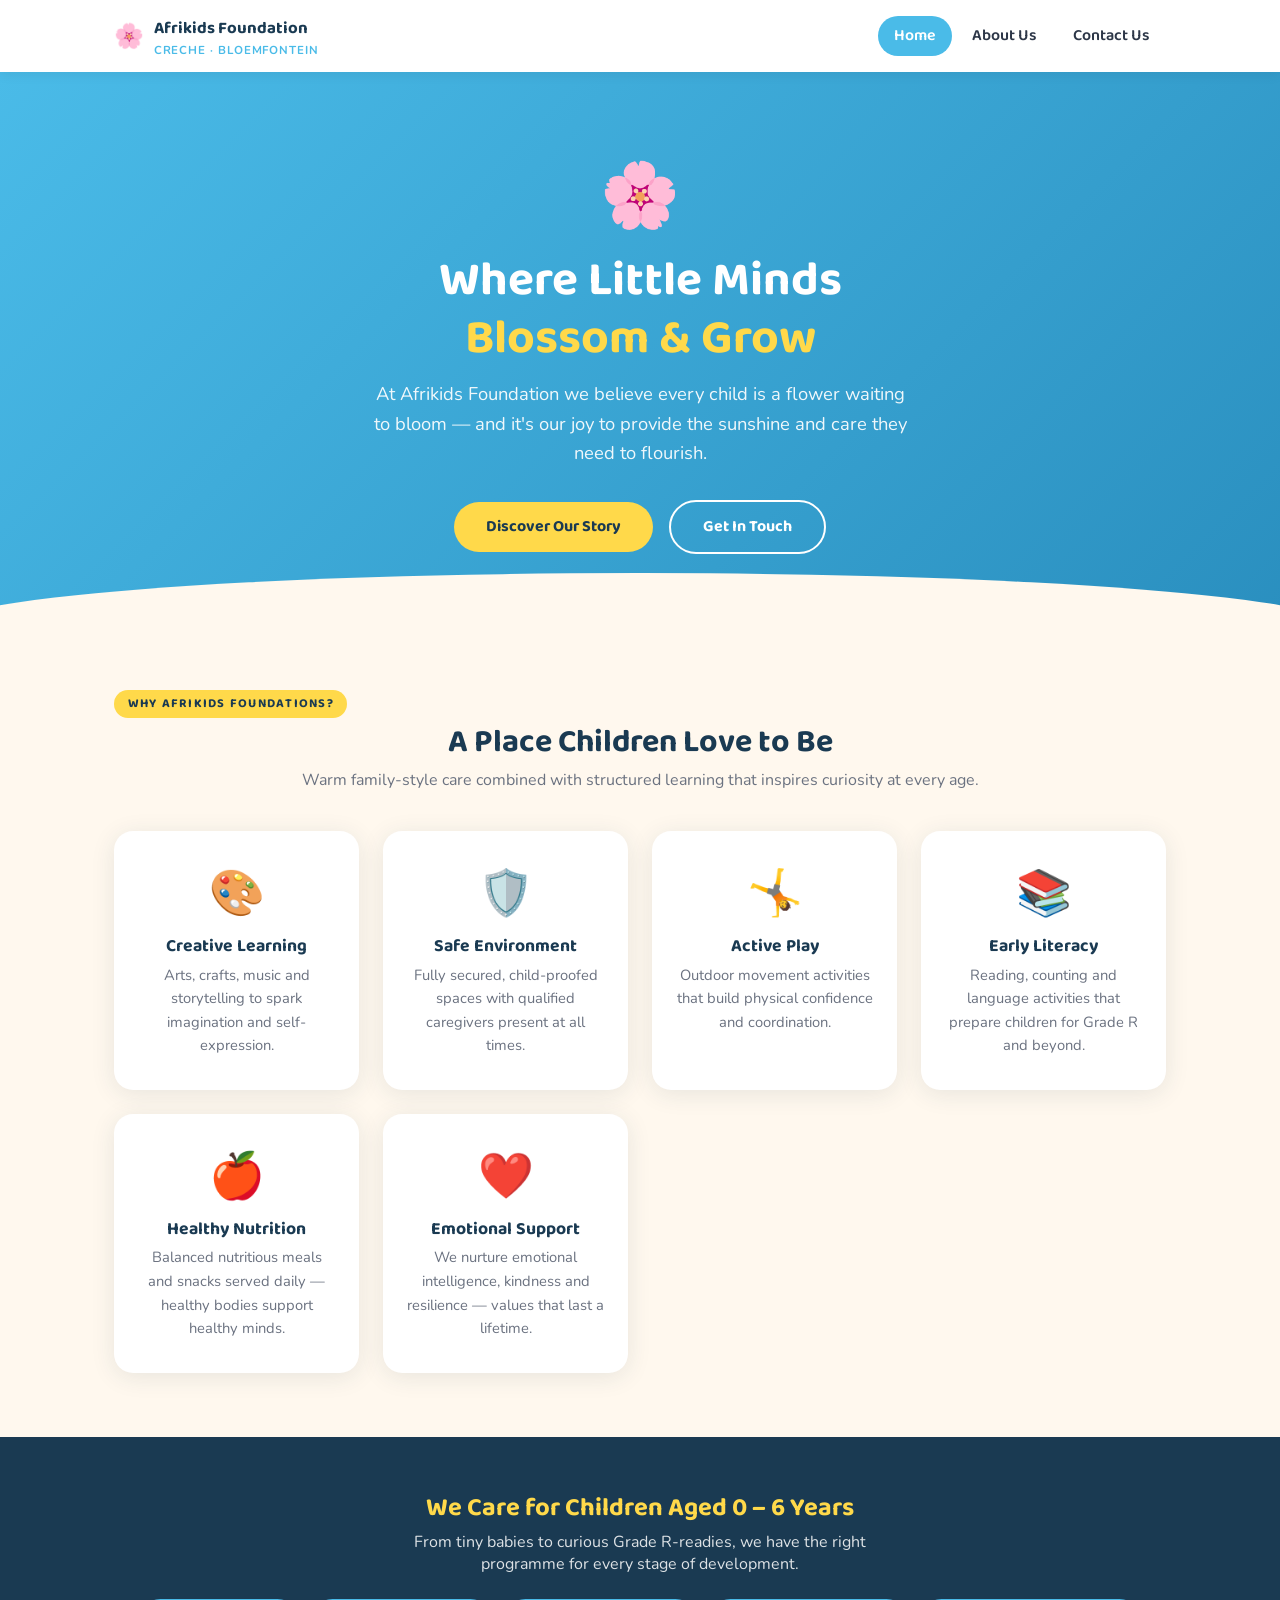
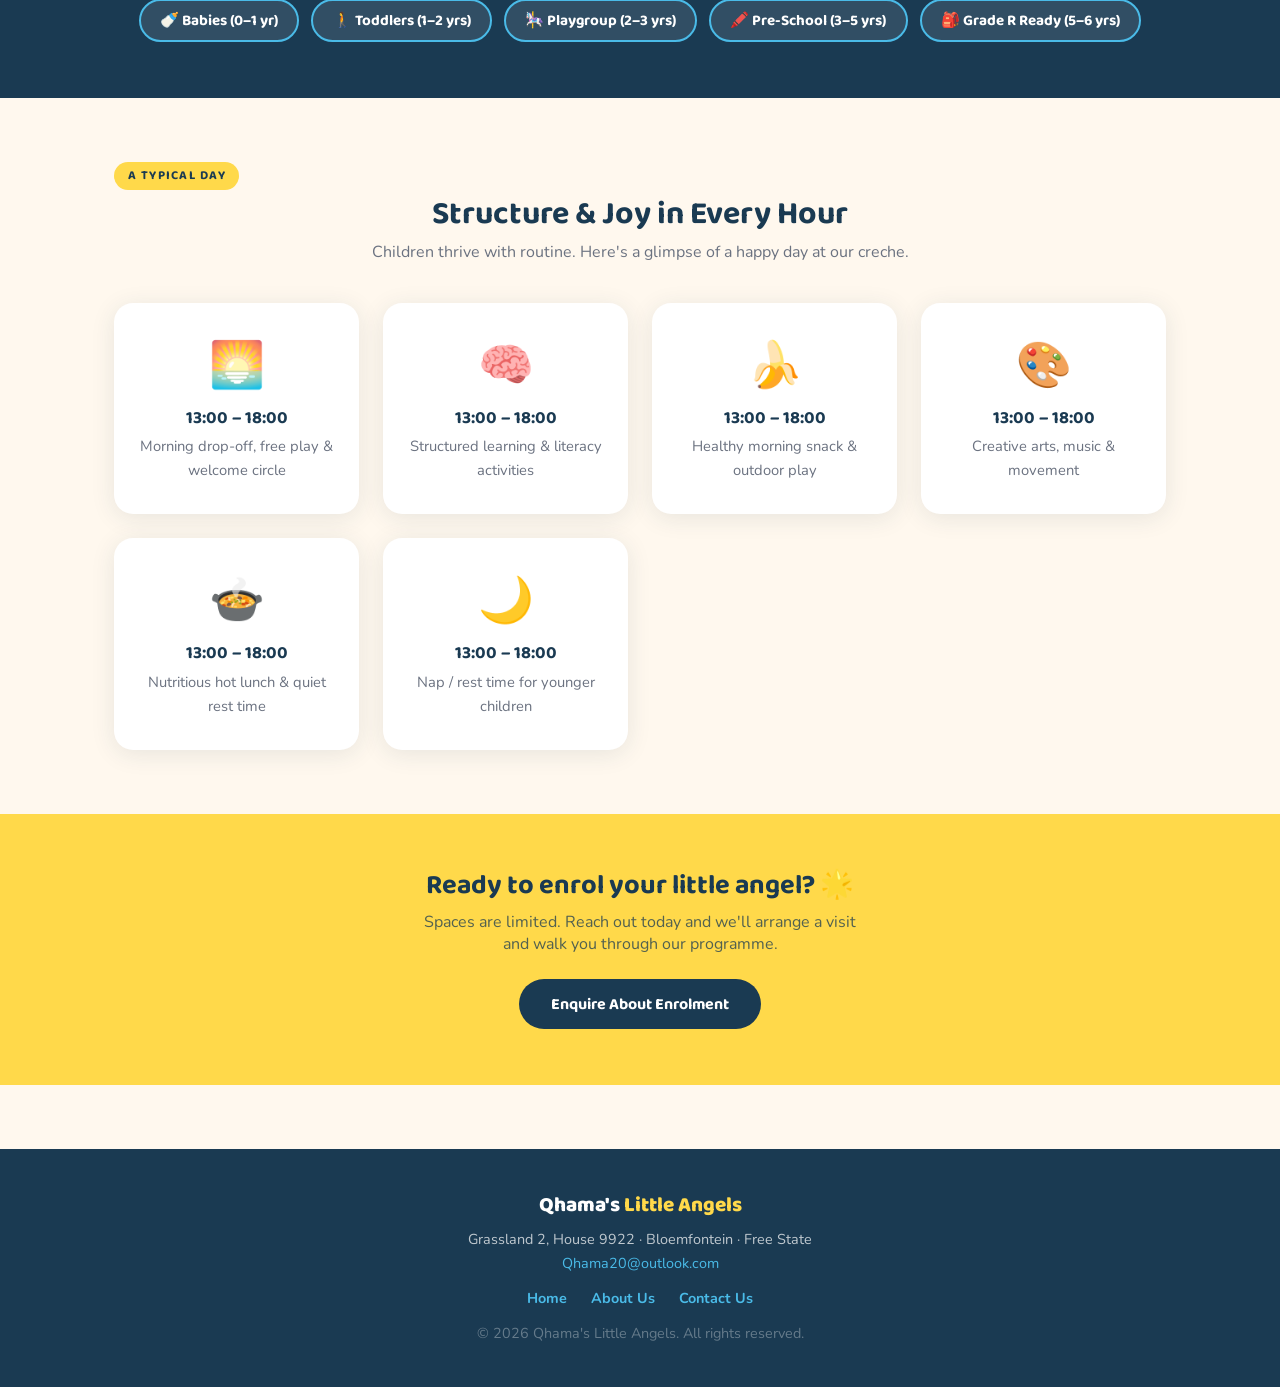
<file: index.html>
<!DOCTYPE html>
<html lang="en">
<head>
  <meta charset="UTF-8">
  <meta name="viewport" content="width=device-width, initial-scale=1.0">
  <title>Afrikids Foundation– Home</title>
  <link rel="stylesheet" href="style.css">
</head>
<body>

  <nav class="site-nav">
    <div class="nav-inner">
      <a class="nav-logo" href="index.html">
        <span>🌸</span>
        <div>
          <strong>Afrikids Foundation</strong>
          <small>Creche · Bloemfontein</small>
        </div>
      </a>
      <button class="hamburger" id="hamburger" aria-label="Open menu">
        <span></span><span></span><span></span>
      </button>
       <ul class="nav-links" id="navLinks">
  
      <li><a href="index.html" class="active">Home</a></li>
      <li><a href="about.html">About Us</a></li>
        <li><a href="contact.html">Contact Us</a></li>
      </ul>
    </div>
  </nav>

  <section class="hero">
    <span class="hero-emoji">🌸</span>
    <h1>Where Little Minds<br><span>Blossom & Grow</span></h1>
    <p>At Afrikids Foundation we believe every child is a flower waiting to bloom — and it's our joy to provide the sunshine and care they need to flourish.</p>
    <a href="about.html" class="btn btn-primary">Discover Our Story</a>
    <a href="contact.html" class="btn btn-outline">Get In Touch</a>
  </section>

  <section class="section">
    <span class="pill">Why Afrikids Foundations?</span>
    <h2 class="section-title">A Place Children Love to Be</h2>
    <p class="section-sub">Warm family-style care combined with structured learning that inspires curiosity at every age.</p>
    <div class="card-grid">
      <div class="card"><span class="card-icon">🎨</span><h3>Creative Learning</h3><p>Arts, crafts, music and storytelling to spark imagination and self-expression.</p></div>
      <div class="card"><span class="card-icon">🛡️</span><h3>Safe Environment</h3><p>Fully secured, child-proofed spaces with qualified caregivers present at all times.</p></div>
      <div class="card"><span class="card-icon">🤸</span><h3>Active Play</h3><p>Outdoor movement activities that build physical confidence and coordination.</p></div>
      <div class="card"><span class="card-icon">📚</span><h3>Early Literacy</h3><p>Reading, counting and language activities that prepare children for Grade R and beyond.</p></div>
      <div class="card"><span class="card-icon">🍎</span><h3>Healthy Nutrition</h3><p>Balanced nutritious meals and snacks served daily — healthy bodies support healthy minds.</p></div>
      <div class="card"><span class="card-icon">❤️</span><h3>Emotional Support</h3><p>We nurture emotional intelligence, kindness and resilience — values that last a lifetime.</p></div>
    </div>
  </section>

  <div class="age-banner">
    <h2>We Care for Children Aged 0 – 6 Years</h2>
    <p>From tiny babies to curious Grade R-readies, we have the right programme for every stage of development.</p>
    <div class="age-tags">
      <span class="age-tag">🍼 Babies (0–1 yr)</span>
      <span class="age-tag">🚶 Toddlers (1–2 yrs)</span>
      <span class="age-tag">🎠 Playgroup (2–3 yrs)</span>
      <span class="age-tag">🖍️ Pre-School (3–5 yrs)</span>
      <span class="age-tag">🎒 Grade R Ready (5–6 yrs)</span>
    </div>
  </div>

  <section class="section">
    <span class="pill">A Typical Day</span>
    <h2 class="section-title">Structure & Joy in Every Hour</h2>
    <p class="section-sub">Children thrive with routine. Here's a glimpse of a happy day at our creche.</p>
    <div class="card-grid">
      <div class="card"><span class="card-icon">🌅</span><h3>13:00 – 18:00</h3><p>Morning drop-off, free play & welcome circle</p></div>
      <div class="card"><span class="card-icon">🧠</span><h3>13:00 – 18:00</h3><p>Structured learning & literacy activities</p></div>
      <div class="card"><span class="card-icon">🍌</span><h3>13:00 – 18:00</h3><p>Healthy morning snack & outdoor play</p></div>
      <div class="card"><span class="card-icon">🎨</span><h3>13:00 – 18:00</h3><p>Creative arts, music & movement</p></div>
      <div class="card"><span class="card-icon">🍲</span><h3>13:00 – 18:00</h3><p>Nutritious hot lunch & quiet rest time</p></div>
      <div class="card"><span class="card-icon">🌙</span><h3>13:00 – 18:00</h3><p>Nap / rest time for younger children</p></div>
    </div>
  </section>

  <section class="cta-strip">
    <h2>Ready to enrol your little angel? 🌟</h2>
    <p>Spaces are limited. Reach out today and we'll arrange a visit and walk you through our programme.</p>
    <a href="contact.html" class="btn btn-dark">Enquire About Enrolment</a>
  </section>

  <footer class="site-footer">
    <div class="footer-logo">Qhama's <span>Little Angels</span></div>
    <p>Grassland 2, House 9922 · Bloemfontein · Free State</p>
    <p><a href="mailto:Qhama20@outlook.com">Qhama20@outlook.com</a></p>
    <ul class="footer-links">
      <li><a href="index.html">Home</a></li>
      <li><a href="about.html">About Us</a></li>
      <li><a href="contact.html">Contact Us</a></li>
    </ul>
    <p class="footer-copy">© <span class="year"></span> Qhama's Little Angels. All rights reserved.</p>
  </footer>

  <script src="main.js"></script>
</body>
</html>
</file>
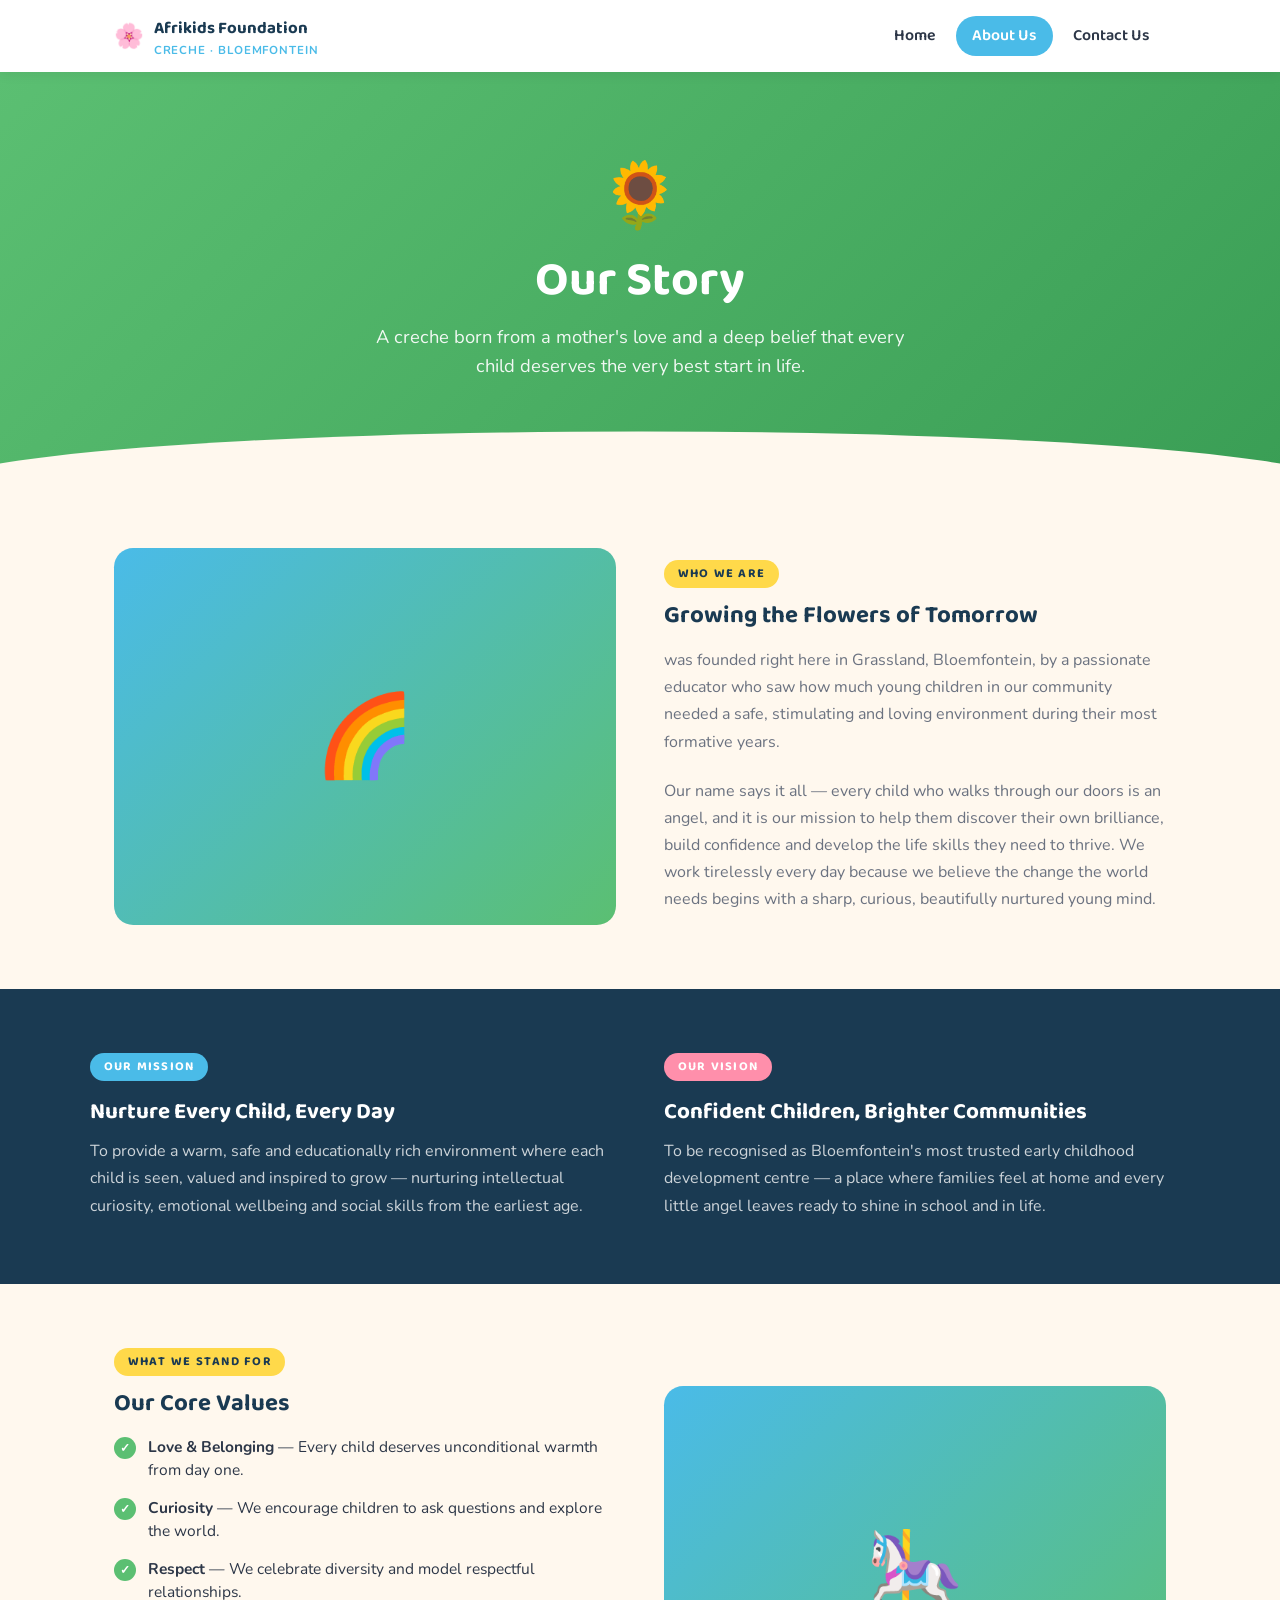
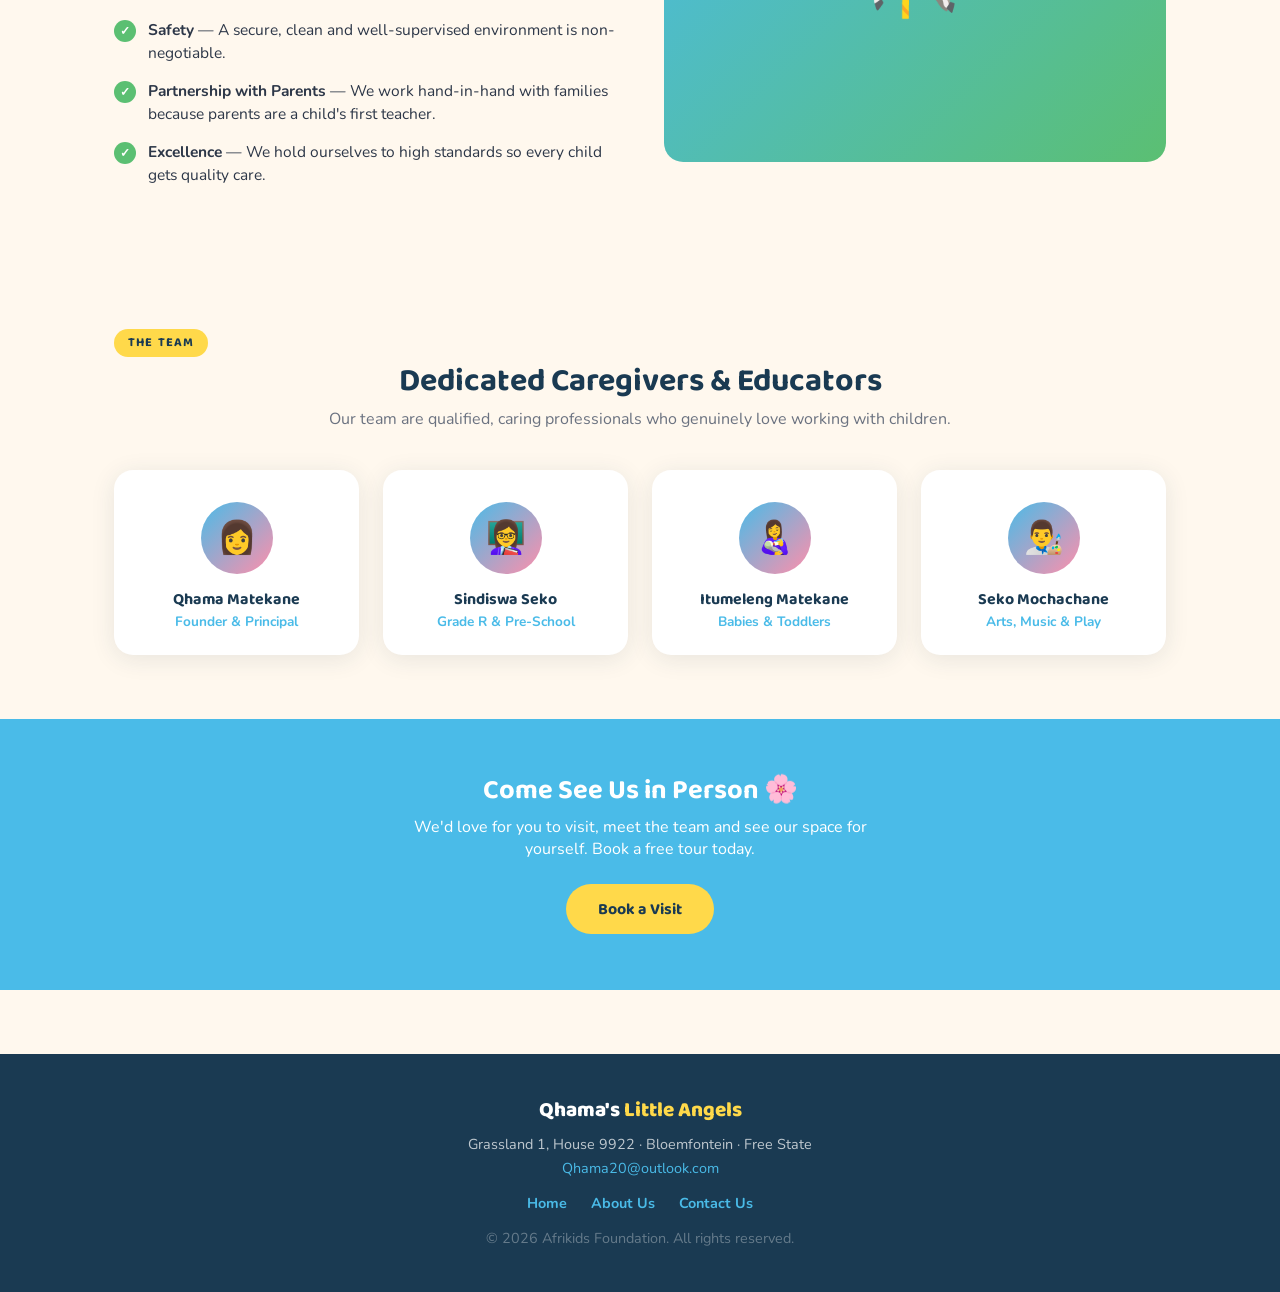
<file: about.html>
<!DOCTYPE html>
<html lang="en">
<head>
  <meta charset="UTF-8">
  <meta name="viewport" content="width=device-width, initial-scale=1.0">
  <title>About Us – Afrikids Foundation</title>
  <link rel="stylesheet" href="style.css">
</head>
<body>

  <nav class="site-nav">
    <div class="nav-inner">
      <a class="nav-logo" href="index.html">
        <span>🌸</span>
        <div>
          <strong>Afrikids Foundation</strong>
          <small>Creche · Bloemfontein</small>
        </div>
      </a>
      <button class="hamburger" id="hamburger" aria-label="Open menu">
        <span></span><span></span><span></span>
      </button>
      <ul class="nav-links" id="navLinks">
        <li><a href="index.html">Home</a></li>
        <li><a href="about.html" class="active">About Us</a></li>
        <li><a href="contact.html">Contact Us</a></li>
      </ul>
    </div>
  </nav>

  <section class="hero hero-green">
    <span class="hero-emoji">🌻</span>
    <h1>Our Story</h1>
    <p>A creche born from a mother's love and a deep belief that every child deserves the very best start in life.</p>
  </section>

  <section class="section">
    <div class="two-col">
      <div class="img-placeholder">🌈</div>
      <div>
        <span class="pill">Who We Are</span>
        <h2>Growing the Flowers of Tomorrow</h2>
        <p>was founded right here in Grassland, Bloemfontein, by a passionate educator who saw how much young children in our community needed a safe, stimulating and loving environment during their most formative years.</p>
        <br>
        <p>Our name says it all — every child who walks through our doors is an angel, and it is our mission to help them discover their own brilliance, build confidence and develop the life skills they need to thrive. We work tirelessly every day because we believe the change the world needs begins with a sharp, curious, beautifully nurtured young mind.</p>
      </div>
    </div>
  </section>

  <div class="mission-band">
    <div class="mission-grid">
      <div>
        <span class="pill pill-blue">Our Mission</span>
        <h2>Nurture Every Child, Every Day</h2>
        <p>To provide a warm, safe and educationally rich environment where each child is seen, valued and inspired to grow — nurturing intellectual curiosity, emotional wellbeing and social skills from the earliest age.</p>
      </div>
      <div>
        <span class="pill pill-pink">Our Vision</span>
        <h2>Confident Children, Brighter Communities</h2>
        <p>To be recognised as Bloemfontein's most trusted early childhood development centre — a place where families feel at home and every little angel leaves ready to shine in school and in life.</p>
      </div>
    </div>
  </div>

  <section class="section">
    <div class="two-col">
      <div>
        <span class="pill">What We Stand For</span>
        <h2>Our Core Values</h2>
        <ul class="value-list">
          <li><span class="check">✓</span><span><strong>Love & Belonging</strong> — Every child deserves unconditional warmth from day one.</span></li>
          <li><span class="check">✓</span><span><strong>Curiosity</strong> — We encourage children to ask questions and explore the world.</span></li>
          <li><span class="check">✓</span><span><strong>Respect</strong> — We celebrate diversity and model respectful relationships.</span></li>
          <li><span class="check">✓</span><span><strong>Safety</strong> — A secure, clean and well-supervised environment is non-negotiable.</span></li>
          <li><span class="check">✓</span><span><strong>Partnership with Parents</strong> — We work hand-in-hand with families because parents are a child's first teacher.</span></li>
          <li><span class="check">✓</span><span><strong>Excellence</strong> — We hold ourselves to high standards so every child gets quality care.</span></li>
        </ul>
      </div>
      <div class="img-placeholder">🎠</div>
    </div>
  </section>

  <section class="section">
    <span class="pill">The Team</span>
    <h2 class="section-title">Dedicated Caregivers & Educators</h2>
    <p class="section-sub">Our team are qualified, caring professionals who genuinely love working with children.</p>
    <div class="team-grid">
      <div class="team-card"><div class="team-avatar">👩</div><h4>Qhama Matekane</h4><p>Founder & Principal</p></div>
      <div class="team-card"><div class="team-avatar">👩‍🏫</div><h4>Sindiswa Seko</h4><p>Grade R & Pre-School</p></div>
      <div class="team-card"><div class="team-avatar">👩‍🍼</div><h4>Itumeleng Matekane</h4><p>Babies & Toddlers</p></div>
      <div class="team-card"><div class="team-avatar">👨‍🎨</div><h4>Seko Mochachane</h4><p>Arts, Music & Play</p></div>
    </div>
  </section>

  <section class="cta-strip cta-blue">
    <h2>Come See Us in Person 🌸</h2>
    <p>We'd love for you to visit, meet the team and see our space for yourself. Book a free tour today.</p>
    <a href="contact.html" class="btn btn-primary">Book a Visit</a>
  </section>

  <footer class="site-footer">
    <div class="footer-logo">Qhama's <span>Little Angels</span></div>
    <p>Grassland 1, House 9922 · Bloemfontein · Free State</p>
    <p><a href="mailto:Qhama20@outlook.com">Qhama20@outlook.com</a></p>
    <ul class="footer-links">
      <li><a href="index.html">Home</a></li>
      <li><a href="about.html">About Us</a></li>
      <li><a href="contact.html">Contact Us</a></li>
    </ul>
    <p class="footer-copy">© <span class="year"></span> Afrikids Foundation. All rights reserved.</p>
  </footer>

  <script src="main.js"></script>
</body>
</html>
</file>
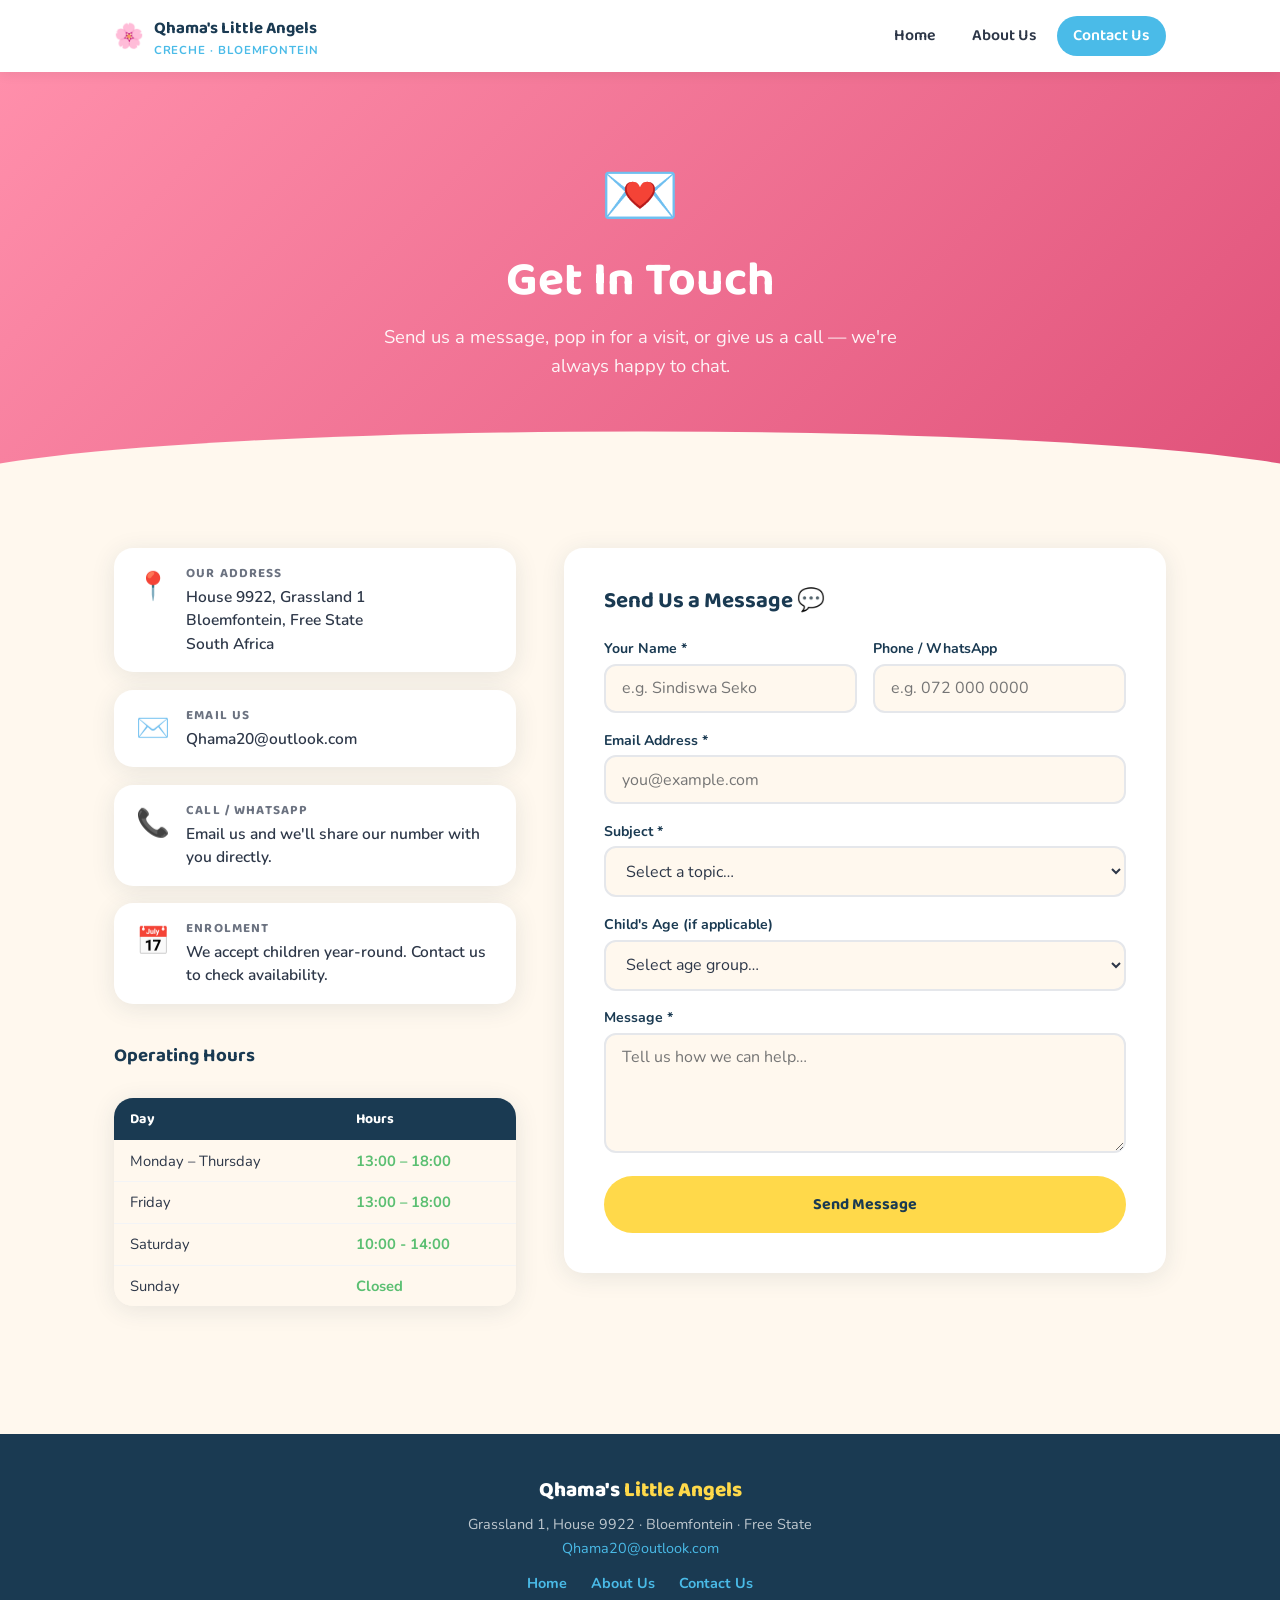
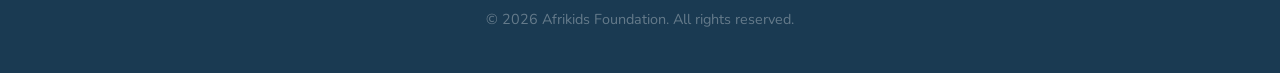
<file: contact.html>
<!DOCTYPE html>
<html lang="en">
<head>
  <meta charset="UTF-8">
  <meta name="viewport" content="width=device-width, initial-scale=1.0">
  <title>Contact Us – Qhama's Little Angels</title>
  <link rel="stylesheet" href="style.css">
</head>
<body>

  <nav class="site-nav">
    <div class="nav-inner">
      <a class="nav-logo" href="index.html">
        <span>🌸</span>
        <div>
          <strong>Qhama's Little Angels</strong>
          <small>Creche · Bloemfontein</small>
        </div>
      </a>
      <button class="hamburger" id="hamburger" aria-label="Open menu">
        <span></span><span></span><span></span>
      </button>
      <ul class="nav-links" id="navLinks">
        <li><a href="index.html">Home</a></li>
        <li><a href="about.html">About Us</a></li>
        <li><a href="contact.html" class="active">Contact Us</a></li>
      </ul>
    </div>
  </nav>

  <section class="hero hero-pink">
    <span class="hero-emoji">💌</span>
    <h1>Get In Touch</h1>
    <p>Send us a message, pop in for a visit, or give us a call — we're always happy to chat.</p>
  </section>

  <section class="section">
    <div class="contact-grid">

      <div class="info-block">
        <div class="info-item">
          <span class="info-icon">📍</span>
          <div>
            <h4>Our Address</h4>
            <p>House 9922, Grassland 1<br>Bloemfontein, Free State<br>South Africa</p>
          </div>
        </div>
        <div class="info-item">
          <span class="info-icon">✉️</span>
          <div>
            <h4>Email Us</h4>
            <a href="mailto:Qhama20@outlook.com">Qhama20@outlook.com</a>
          </div>
        </div>
        <div class="info-item">
          <span class="info-icon">📞</span>
          <div>
            <h4>Call / WhatsApp</h4>
            <p>Email us and we'll share our number with you directly.</p>
          </div>
        </div>
        <div class="info-item">
          <span class="info-icon">📅</span>
          <div>
            <h4>Enrolment</h4>
            <p>We accept children year-round. Contact us to check availability.</p>
          </div>
        </div>

        <h3 style="margin-top:1.5rem;">Operating Hours</h3>
        <table class="hours-table">
          <thead><tr><th>Day</th><th>Hours</th></tr></thead>
          <tbody>
            <tr><td>Monday – Thursday</td><td>13:00 – 18:00</td></tr>
            <tr><td>Friday</td><td>13:00 – 18:00</td></tr>
            <tr><td>Saturday</td><td>10:00 - 14:00</td></tr>
            <tr><td>Sunday</td><td>Closed</td></tr>
          </tbody>
        </table>
      </div>

      <div class="contact-form-box">
        <h3>Send Us a Message 💬</h3>
        <form id="contactForm" novalidate>
          <div class="form-row">
            <div class="form-group">
              <label for="name">Your Name *</label>
              <input type="text" id="name" placeholder="e.g. Sindiswa Seko" required>
            </div>
            <div class="form-group">
              <label for="phone">Phone / WhatsApp</label>
              <input type="tel" id="phone" placeholder="e.g. 072 000 0000">
            </div>
          </div>
          <div class="form-group">
            <label for="email">Email Address *</label>
            <input type="email" id="email" placeholder="you@example.com" required>
          </div>
          <div class="form-group">
            <label for="subject">Subject *</label>
            <select id="subject" required>
              <option value="" disabled selected>Select a topic…</option>
              <option>Enrolment Enquiry</option>
              <option>Book a Visit / Tour</option>
              <option>Fees & Payment Plans</option>
              <option>Programme Information</option>
              <option>Other</option>
            </select>
          </div>
          <div class="form-group">
            <label for="child-age">Child's Age (if applicable)</label>
            <select id="child-age">
              <option value="" disabled selected>Select age group…</option>
              <option>0 – 1 year (Baby)</option>
              <option>1 – 2 years (Toddler)</option>
              <option>2 – 3 years (Playgroup)</option>
              <option>3 – 5 years (Pre-School)</option>
              <option>5 – 6 years (Grade R Ready)</option>
            </select>
          </div>
          <div class="form-group">
            <label for="message">Message *</label>
            <textarea id="message" placeholder="Tell us how we can help…" required></textarea>
          </div>
          <button type="submit" class="btn btn-primary btn-full">Send Message</button>
          <div class="form-success" id="formSuccess"></div>
        </form>
      </div>

    </div>
  </section>

  <footer class="site-footer">
    <div class="footer-logo">Qhama's <span>Little Angels</span></div>
    <p>Grassland 1, House 9922 · Bloemfontein · Free State</p>
    <p><a href="mailto:Qhama20@outlook.com">Qhama20@outlook.com</a></p>
    <ul class="footer-links">
      <li><a href="index.html">Home</a></li>
      <li><a href="about.html">About Us</a></li>
      <li><a href="contact.html">Contact Us</a></li>
    </ul>
    <p class="footer-copy">© <span class="year"></span> Afrikids Foundation. All rights reserved.</p>
  </footer>

  <script src="main.js"></script>
</body>
</html>
</file>
<file: style.css>
@import url('https://fonts.googleapis.com/css2?family=Baloo+2:wght@400;600;700;800&family=Nunito:wght@400;600;700&display=swap');

:root {
  --sky: #4ABBE8;
  --yellow: #FFD94A;
  --cloud: #FFF8EE;
  --green: #5BBF72;
  --pink: #FF8FAB;
  --deep: #1A3A52;
  --text: #2D3748;
  --muted: #6B7280;
  --white: #FFFFFF;
  --radius: 1.2rem;
  --shadow: 0 4px 24px rgba(26,58,82,0.10);
  --nav-h: 72px;
}

*, *::before, *::after { box-sizing: border-box; margin: 0; padding: 0; }
html { scroll-behavior: smooth; }

body {
  font-family: 'Nunito', sans-serif;
  background: var(--cloud);
  color: var(--text);
}

h1, h2, h3, h4 {
  font-family: 'Baloo 2', cursive;
  color: var(--deep);
  line-height: 1.2;
}

/* ── NAV ── */
.site-nav {
  position: sticky;
  top: 0;
  z-index: 999;
  background: var(--white);
  box-shadow: 0 2px 12px rgba(0,0,0,0.07);
  height: var(--nav-h);
  display: flex;
  align-items: center;
}

.nav-inner {
  width: 100%;
  max-width: 1100px;
  margin: 0 auto;
  padding: 0 1.5rem;
  display: flex;
  align-items: center;
  justify-content: space-between;
}

.nav-logo {
  display: flex;
  align-items: center;
  gap: 0.6rem;
  text-decoration: none;
  font-size: 1.5rem;
}

.nav-logo strong {
  display: block;
  font-family: 'Baloo 2', cursive;
  font-size: 1.05rem;
  color: var(--deep);
}

.nav-logo small {
  display: block;
  font-size: 0.72rem;
  color: var(--sky);
  font-weight: 700;
  letter-spacing: 0.08em;
  text-transform: uppercase;
}

.hamburger {
  display: none;
  flex-direction: column;
  gap: 5px;
  background: none;
  border: none;
  cursor: pointer;
  padding: 6px;
}

.hamburger span {
  display: block;
  width: 26px;
  height: 3px;
  background: var(--deep);
  border-radius: 2px;
  transition: all 0.3s;
}

.hamburger.open span:nth-child(1) { transform: translateY(8px) rotate(45deg); }
.hamburger.open span:nth-child(2) { opacity: 0; }
.hamburger.open span:nth-child(3) { transform: translateY(-8px) rotate(-45deg); }

.nav-links {
  list-style: none;
  display: flex;
  gap: 0.25rem;
}

.nav-links a {
  text-decoration: none;
  font-family: 'Baloo 2', cursive;
  font-weight: 600;
  font-size: 1rem;
  color: var(--text);
  padding: 0.45rem 1rem;
  border-radius: 2rem;
  transition: background 0.2s, color 0.2s;
}

.nav-links a:hover,
.nav-links a.active {
  background: var(--sky);
  color: var(--white);
}

/* ── HERO ── */
.hero {
  background: linear-gradient(135deg, var(--sky), #2a8fbf);
  color: var(--white);
  text-align: center;
  padding: 5rem 1.5rem 4.5rem;
  position: relative;
  overflow: hidden;
}

.hero-green { background: linear-gradient(135deg, var(--green), #3a9e55); }
.hero-pink  { background: linear-gradient(135deg, var(--pink), #e0527a); }

.hero::after {
  content: '';
  position: absolute;
  bottom: -2px; left: 0; right: 0;
  height: 55px;
  background: var(--cloud);
  clip-path: ellipse(55% 100% at 50% 100%);
}

.hero-emoji {
  font-size: 4rem;
  display: block;
  margin-bottom: 0.75rem;
  animation: float 3s ease-in-out infinite;
}

@keyframes float {
  0%,100% { transform: translateY(0); }
  50%      { transform: translateY(-10px); }
}

.hero h1 {
  font-size: clamp(2rem, 5vw, 3rem);
  color: var(--white);
  margin-bottom: 0.75rem;
}

.hero h1 span { color: var(--yellow); }
.hero p {
  font-size: clamp(1rem, 2.5vw, 1.15rem);
  max-width: 540px;
  margin: 0 auto 2rem;
  opacity: 0.92;
  line-height: 1.6;
}

/* ── BUTTONS ── */
.btn {
  display: inline-block;
  padding: 0.8rem 2rem;
  border-radius: 2rem;
  font-family: 'Baloo 2', cursive;
  font-weight: 700;
  font-size: 1rem;
  text-decoration: none;
  border: none;
  cursor: pointer;
  transition: transform 0.2s, box-shadow 0.2s;
}
.btn:hover { transform: translateY(-2px); box-shadow: 0 6px 20px rgba(0,0,0,0.15); }

.btn-primary { background: var(--yellow); color: var(--deep); }
.btn-outline  { background: transparent; color: var(--white); border: 2px solid var(--white); margin-left: 0.75rem; }
.btn-dark     { background: var(--deep); color: var(--white); }
.btn-full     { width: 100%; text-align: center; padding: 1rem; }

/* ── SECTIONS ── */
.section {
  max-width: 1100px;
  margin: 0 auto;
  padding: 4rem 1.5rem;
}

.section-title { font-size: clamp(1.5rem, 3.5vw, 2rem); text-align: center; margin-bottom: 0.4rem; }
.section-sub   { text-align: center; color: var(--muted); margin-bottom: 2.5rem; }

.pill {
  display: inline-block;
  background: var(--yellow);
  color: var(--deep);
  font-family: 'Baloo 2', cursive;
  font-weight: 700;
  font-size: 0.78rem;
  letter-spacing: 0.1em;
  text-transform: uppercase;
  padding: 0.25rem 0.85rem;
  border-radius: 2rem;
  margin-bottom: 0.4rem;
}

.pill-blue { background: var(--sky);  color: var(--white); }
.pill-pink { background: var(--pink); color: var(--white); }

/* ── CARDS ── */
.card-grid {
  display: grid;
  grid-template-columns: repeat(auto-fit, minmax(240px, 1fr));
  gap: 1.5rem;
}

.card {
  background: var(--white);
  border-radius: var(--radius);
  padding: 2rem 1.5rem;
  box-shadow: var(--shadow);
  text-align: center;
  transition: transform 0.25s;
}
.card:hover { transform: translateY(-4px); }
.card-icon  { font-size: 2.8rem; display: block; margin-bottom: 0.75rem; }
.card h3    { font-size: 1.1rem; margin-bottom: 0.4rem; }
.card p     { color: var(--muted); font-size: 0.92rem; line-height: 1.6; }

/* ── AGE BANNER ── */
.age-banner {
  background: var(--deep);
  color: var(--white);
  text-align: center;
  padding: 3.5rem 1.5rem;
}
.age-banner h2 { color: var(--yellow); font-size: 1.6rem; margin-bottom: 0.5rem; }
.age-banner p  { opacity: 0.85; max-width: 500px; margin: 0 auto; }

.age-tags {
  display: flex;
  flex-wrap: wrap;
  gap: 0.75rem;
  justify-content: center;
  margin-top: 1.5rem;
}

.age-tag {
  background: rgba(255,255,255,0.1);
  border: 2px solid var(--sky);
  color: var(--white);
  font-family: 'Baloo 2', cursive;
  font-weight: 700;
  padding: 0.45rem 1.2rem;
  border-radius: 2rem;
  font-size: 0.95rem;
}

/* ── CTA STRIP ── */
.cta-strip {
  background: var(--yellow);
  text-align: center;
  padding: 3.5rem 1.5rem;
}
.cta-strip h2 { color: var(--deep); font-size: 1.7rem; margin-bottom: 0.5rem; }
.cta-strip p  { color: var(--deep); opacity: 0.75; max-width: 460px; margin: 0 auto 1.5rem; }

.cta-blue { background: var(--sky); }
.cta-blue h2,
.cta-blue p { color: var(--white); opacity: 1; }

/* ── ABOUT TWO-COL ── */
.two-col {
  display: grid;
  grid-template-columns: 1fr 1fr;
  gap: 3rem;
  align-items: center;
}

.two-col h2 { margin: 0.5rem 0 1rem; }
.two-col p  { color: var(--muted); line-height: 1.7; }

.img-placeholder {
  background: linear-gradient(135deg, var(--sky), var(--green));
  border-radius: var(--radius);
  aspect-ratio: 4/3;
  display: flex;
  align-items: center;
  justify-content: center;
  font-size: 5rem;
}

/* ── MISSION BAND ── */
.mission-band {
  background: var(--deep);
  padding: 4rem 1.5rem;
}

.mission-grid {
  max-width: 1100px;
  margin: 0 auto;
  display: grid;
  grid-template-columns: 1fr 1fr;
  gap: 3rem;
}

.mission-grid h2 { color: var(--white); font-size: 1.4rem; margin: 0.75rem 0 0.75rem; }
.mission-grid p  { color: rgba(255,255,255,0.78); line-height: 1.7; }

/* ── VALUES ── */
.value-list { list-style: none; margin-top: 1rem; }
.value-list li {
  display: flex;
  align-items: flex-start;
  gap: 0.75rem;
  margin-bottom: 0.9rem;
  font-size: 0.97rem;
  line-height: 1.5;
}
.check {
  flex-shrink: 0;
  width: 22px; height: 22px;
  background: var(--green);
  color: var(--white);
  border-radius: 50%;
  display: flex;
  align-items: center;
  justify-content: center;
  font-size: 0.75rem;
  font-weight: 700;
  margin-top: 2px;
}

/* ── TEAM ── */
.team-grid {
  display: grid;
  grid-template-columns: repeat(auto-fit, minmax(180px, 1fr));
  gap: 1.5rem;
}

.team-card {
  background: var(--white);
  border-radius: var(--radius);
  padding: 2rem 1rem 1.5rem;
  text-align: center;
  box-shadow: var(--shadow);
}

.team-avatar {
  width: 72px; height: 72px;
  background: linear-gradient(135deg, var(--sky), var(--pink));
  border-radius: 50%;
  display: flex;
  align-items: center;
  justify-content: center;
  font-size: 2rem;
  margin: 0 auto 1rem;
}

.team-card h4 { font-size: 1rem; margin-bottom: 0.2rem; }
.team-card p  { color: var(--sky); font-size: 0.85rem; font-weight: 700; }

/* ── CONTACT PAGE ── */
.contact-grid {
  display: grid;
  grid-template-columns: 1fr 1.5fr;
  gap: 3rem;
  align-items: start;
}

.info-block { display: flex; flex-direction: column; gap: 1.1rem; }

.info-item {
  background: var(--white);
  border-radius: var(--radius);
  padding: 1.1rem 1.4rem;
  box-shadow: var(--shadow);
  display: flex;
  gap: 1rem;
  align-items: flex-start;
}

.info-icon { font-size: 1.7rem; flex-shrink: 0; margin-top: 2px; }

.info-item h4 {
  font-size: 0.82rem;
  text-transform: uppercase;
  letter-spacing: 0.08em;
  color: var(--muted);
  margin-bottom: 0.2rem;
}

.info-item p, .info-item a {
  font-size: 0.97rem;
  color: var(--text);
  text-decoration: none;
  font-weight: 600;
  line-height: 1.5;
}

.info-item a:hover { color: var(--sky); }

.contact-form-box {
  background: var(--white);
  border-radius: var(--radius);
  padding: 2.5rem;
  box-shadow: var(--shadow);
}

.contact-form-box h3 { font-size: 1.4rem; margin-bottom: 1.5rem; }

.form-group { margin-bottom: 1.1rem; }

.form-group label {
  display: block;
  font-weight: 700;
  font-size: 0.88rem;
  margin-bottom: 0.35rem;
  color: var(--deep);
}

.form-group input,
.form-group select,
.form-group textarea {
  width: 100%;
  padding: 0.72rem 1rem;
  border: 2px solid #E5E7EB;
  border-radius: 0.75rem;
  font-family: 'Nunito', sans-serif;
  font-size: 1rem;
  color: var(--text);
  background: var(--cloud);
  outline: none;
  transition: border-color 0.2s, box-shadow 0.2s;
}

.form-group input:focus,
.form-group select:focus,
.form-group textarea:focus {
  border-color: var(--sky);
  box-shadow: 0 0 0 3px rgba(74,187,232,0.2);
}

.form-group textarea { resize: vertical; min-height: 120px; }

.form-row { display: grid; grid-template-columns: 1fr 1fr; gap: 1rem; }

.form-success {
  display: none;
  background: #ECFDF5;
  border: 2px solid var(--green);
  border-radius: 0.75rem;
  padding: 0.9rem 1.2rem;
  color: #065F46;
  font-weight: 700;
  margin-top: 1rem;
  text-align: center;
}

/* ── HOURS TABLE ── */
.hours-table {
  width: 100%;
  border-collapse: collapse;
  border-radius: var(--radius);
  overflow: hidden;
  box-shadow: var(--shadow);
  margin-top: 0.75rem;
}

.hours-table th {
  background: var(--deep);
  color: var(--white);
  font-family: 'Baloo 2', cursive;
  padding: 0.65rem 1rem;
  text-align: left;
  font-size: 0.88rem;
}

.hours-table td {
  padding: 0.65rem 1rem;
  border-bottom: 1px solid #F3F4F6;
  font-size: 0.92rem;
}

.hours-table tr:last-child td { border-bottom: none; }
.hours-table tr:nth-child(even) td { background: var(--cloud); }
.hours-table td:last-child { font-weight: 700; color: var(--green); }

/* ── FOOTER ── */
.site-footer {
  background: var(--deep);
  color: rgba(255,255,255,0.72);
  text-align: center;
  padding: 2.5rem 1.5rem;
  margin-top: 4rem;
}

.footer-logo {
  font-family: 'Baloo 2', cursive;
  font-weight: 800;
  font-size: 1.3rem;
  color: var(--white);
  margin-bottom: 0.4rem;
}
.footer-logo span { color: var(--yellow); }

.site-footer p  { font-size: 0.9rem; margin-bottom: 0.25rem; }
.site-footer a  { color: var(--sky); text-decoration: none; }
.site-footer a:hover { color: var(--white); }

.footer-links {
  list-style: none;
  display: flex;
  justify-content: center;
  gap: 1.5rem;
  margin: 0.9rem 0;
}

.footer-links a { font-weight: 700; font-size: 0.9rem; }
.footer-copy    { font-size: 0.78rem; opacity: 0.45; margin-top: 0.5rem; }

/* ── FADE-IN ANIMATION ── */
.fade-in {
  opacity: 0;
  transform: translateY(20px);
  transition: opacity 0.5s ease, transform 0.5s ease;
}
.fade-in.visible { opacity: 1; transform: none; }

/* ── RESPONSIVE ── */
@media (max-width: 768px) {
  .hamburger { display: flex; }

  .nav-links {
    display: none;
    position: fixed;
    top: var(--nav-h);
    left: 0; right: 0;
    background: var(--white);
    flex-direction: column;
    padding: 1.5rem;
    gap: 0.5rem;
    box-shadow: 0 8px 24px rgba(0,0,0,0.1);
  }

  .nav-links.open { display: flex; }
  .nav-links a { font-size: 1.1rem; padding: 0.75rem 1.25rem; }

  .two-col,
  .mission-grid,
  .contact-grid { grid-template-columns: 1fr; }

  .form-row { grid-template-columns: 1fr; }
  .btn-outline { margin-left: 0; margin-top: 0.75rem; }
}
</file>
